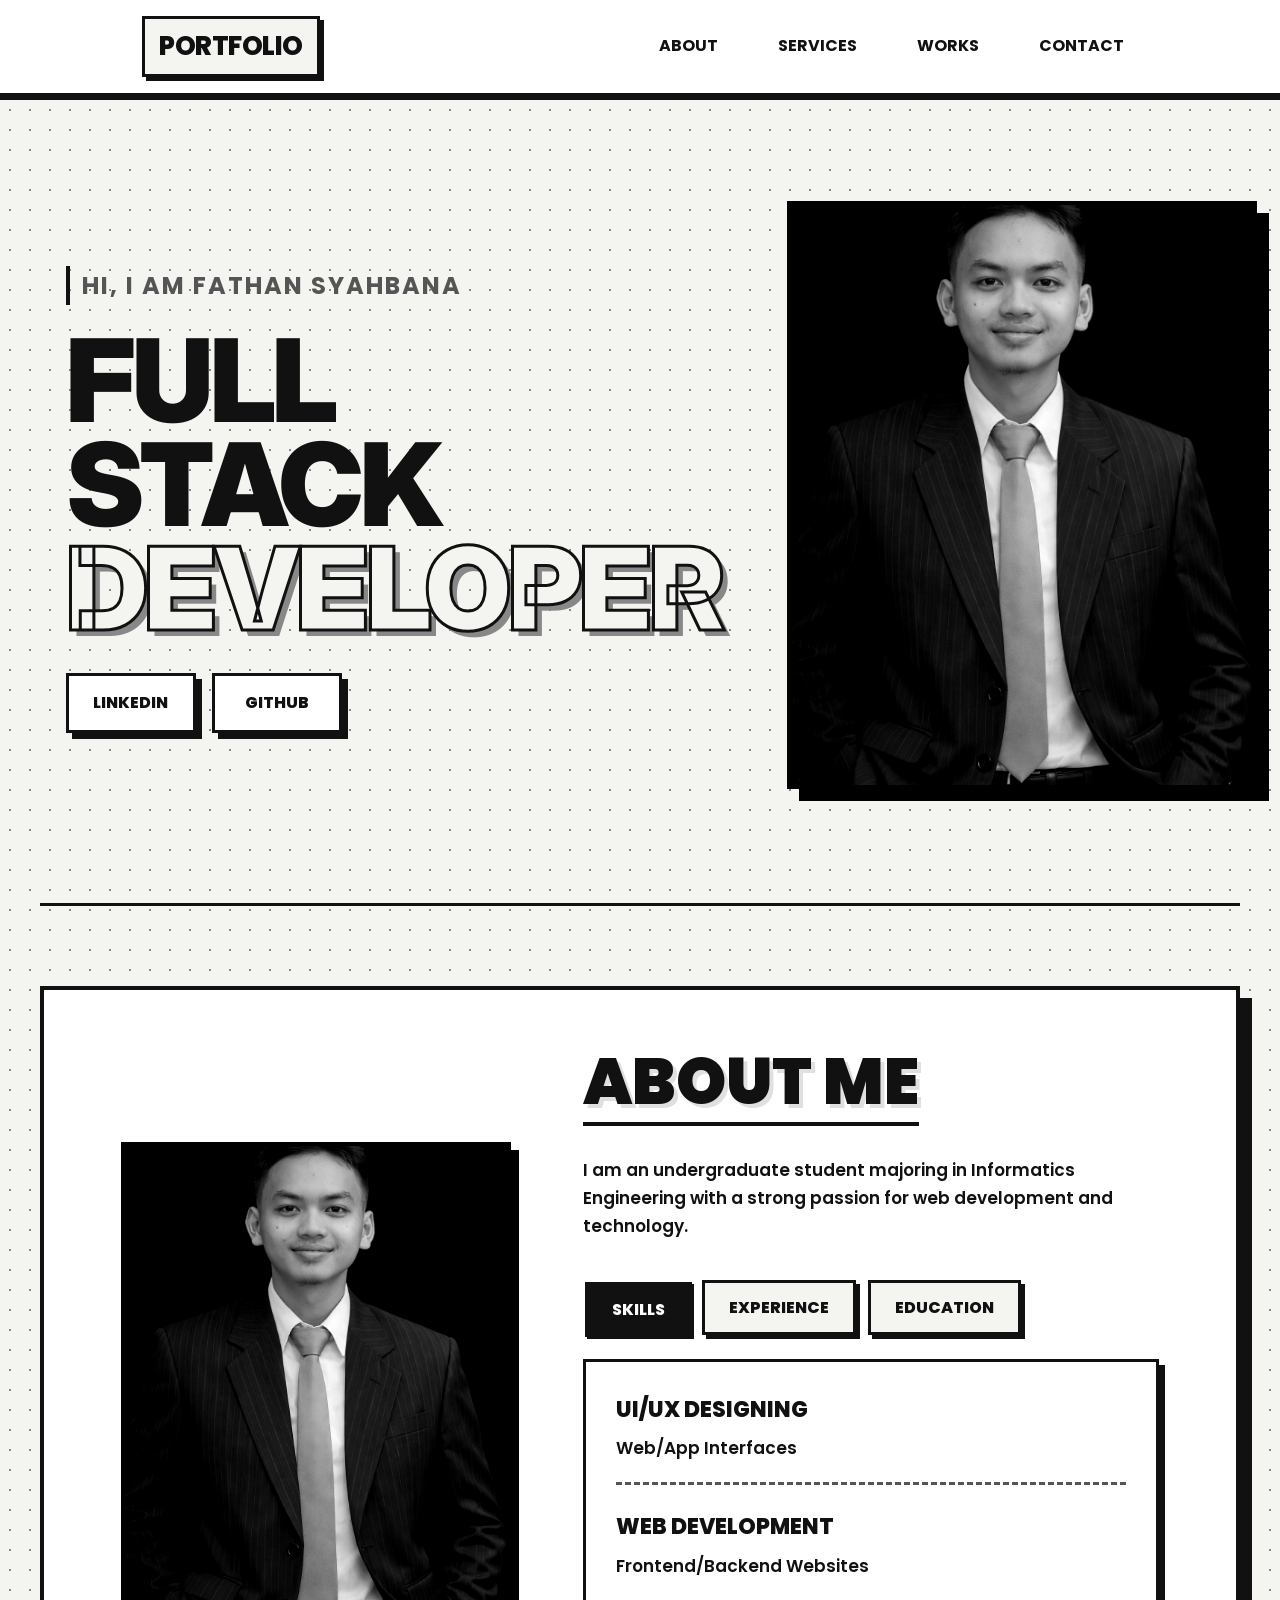
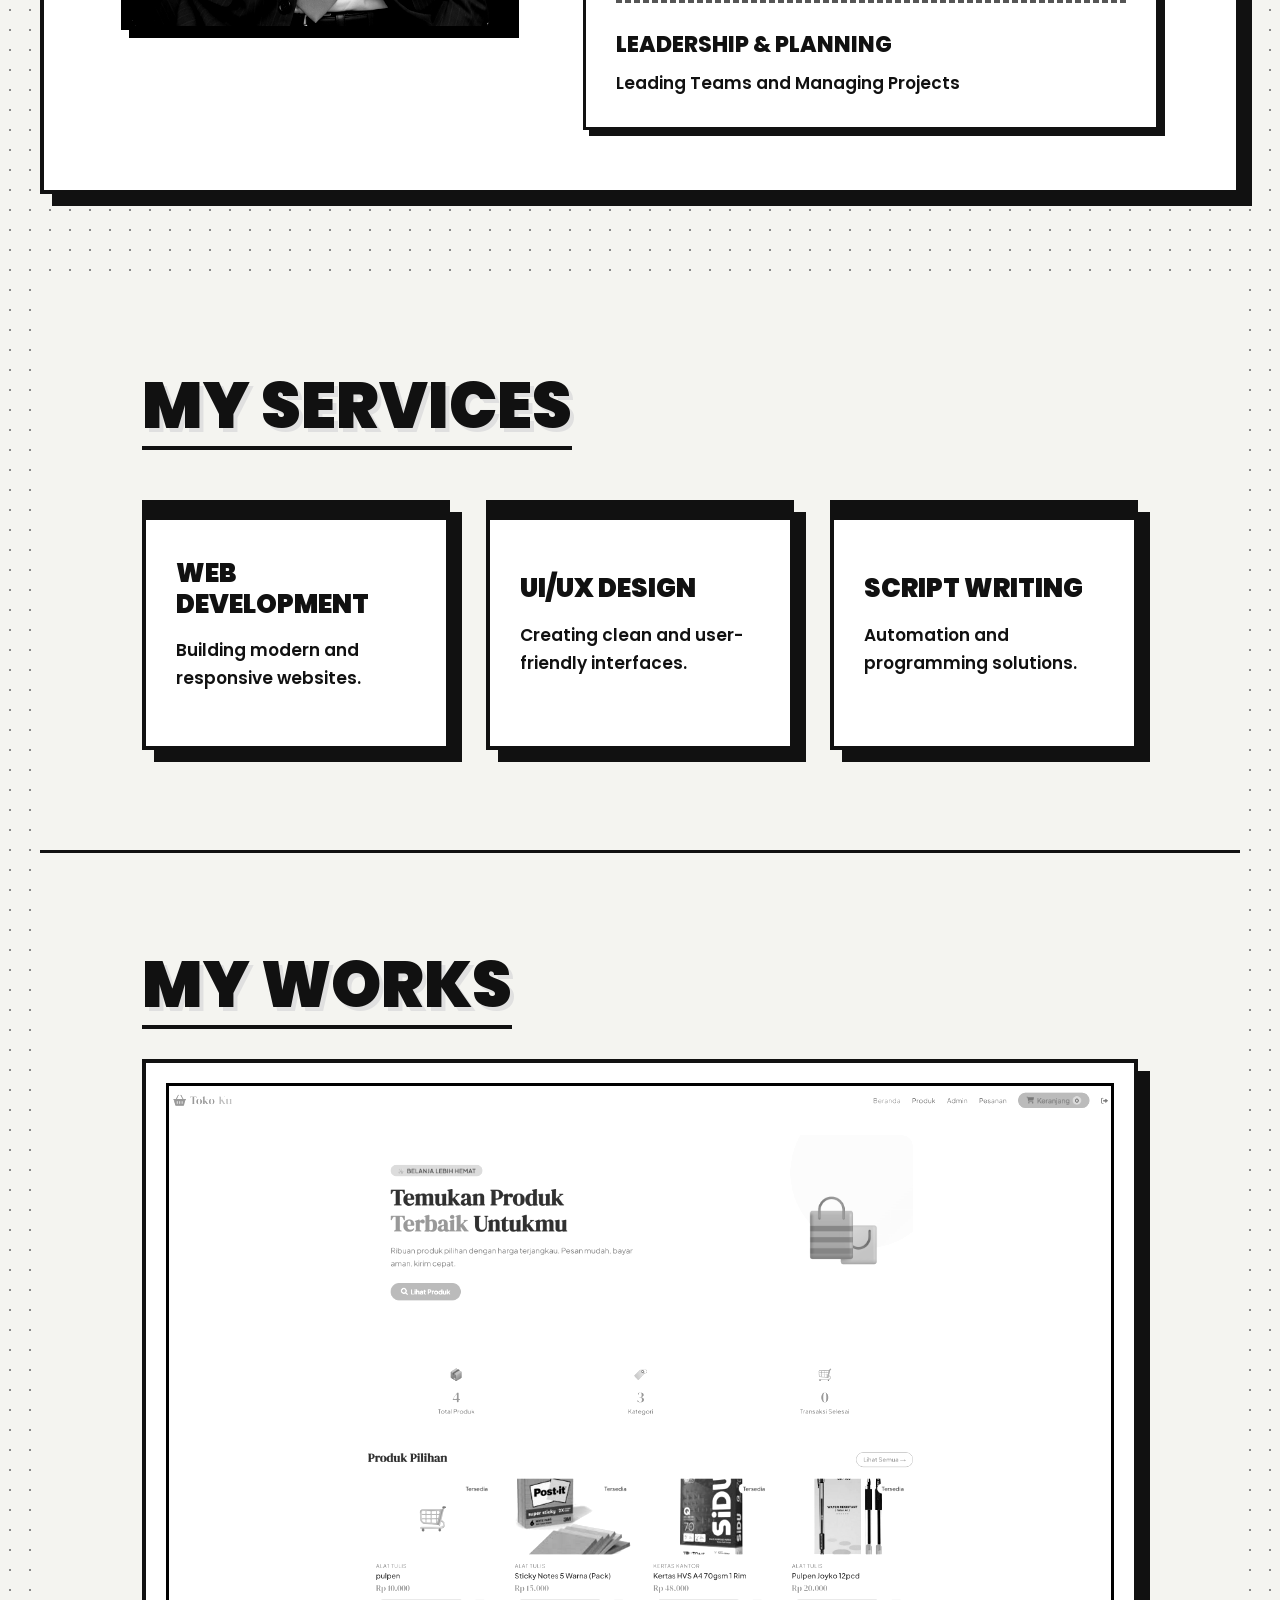
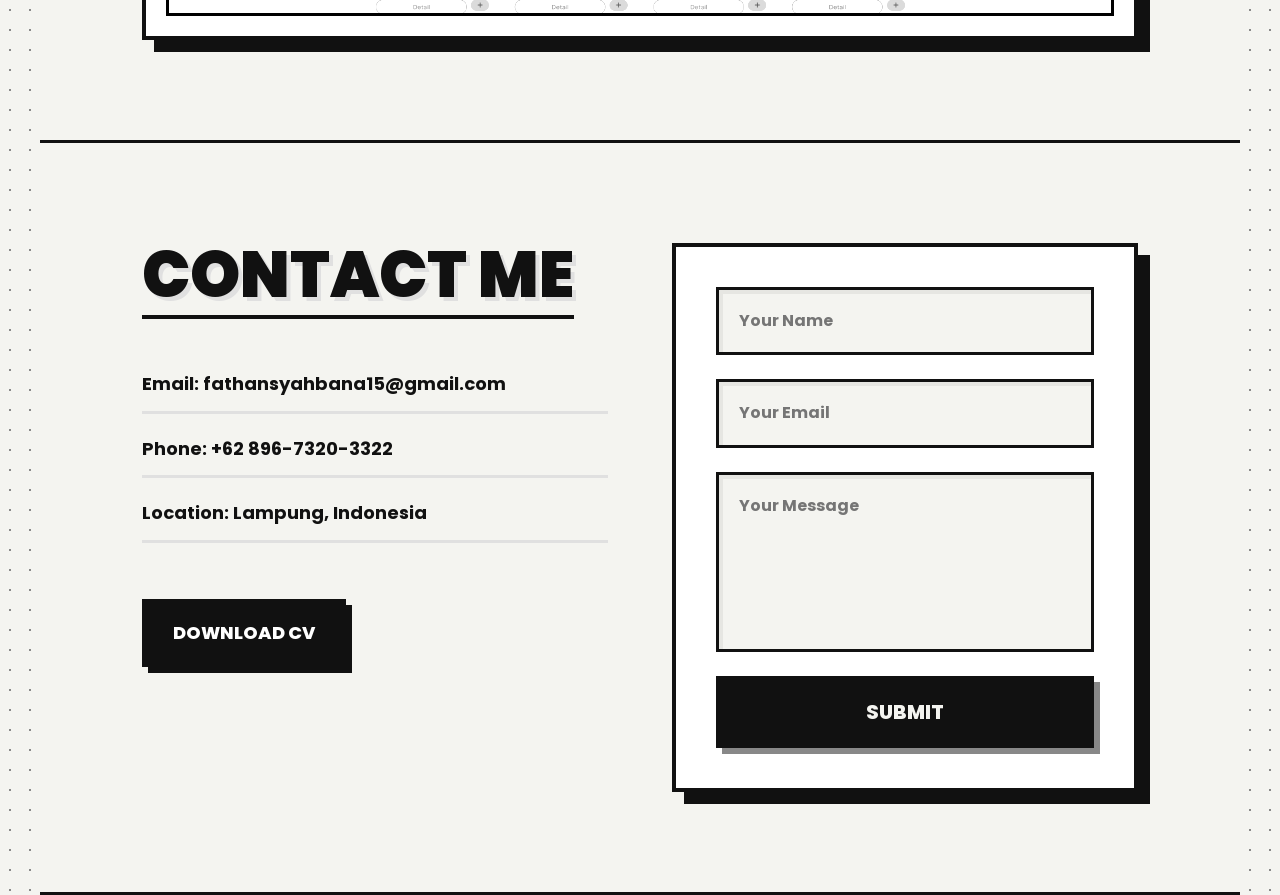
<file: index.html>
<!doctype html>
<html lang="en">
  <head>
    <meta charset="UTF-8" />
    <meta name="viewport" content="width=device-width, initial-scale=1.0" />

    <title>Fathan Syahbana Portfolio</title>

    <link rel="preconnect" href="https://fonts.googleapis.com" />
    <link
      href="https://fonts.googleapis.com/css2?family=Inter:wght@400;600&family=Poppins:wght@300;400;500;600;700&display=swap"
      rel="stylesheet"
    />

    <link rel="stylesheet" href="css/style.css" />
  </head>

  <body>
    <header>
      <nav>
        <h2 class="logo">Portfolio</h2>

        <ul>
          <li><a href="#about">About</a></li>
          <li><a href="#services">Services</a></li>
          <li><a href="#works">Works</a></li>
          <li><a href="#contact">Contact</a></li>
        </ul>
      </nav>
    </header>

    <!-- HOME -->

    <section id="home">
      <div class="hero-text">
        <p>Hi, I am Fathan Syahbana</p>

        <h1>FULL STACK</h1>

        <h1 class="outline">DEVELOPER</h1>

        <div class="social-links">
          <a
            href="https://www.linkedin.com/in/fathansyahbana/"
            target="_blank"
            rel="noopener noreferrer"
          >
            LinkedIn
          </a>

          <a
            href="https://github.com/Fathansyahbana"
            target="_blank"
            rel="noopener noreferrer"
          >
            GitHub
          </a>
        </div>
      </div>

      <div class="hero-image">
        <img src="images/profile.png" />
      </div>
    </section>

    <!-- ABOUT -->

    <section id="about">
      <div class="about-image">
        <img src="images/profile.png" />
      </div>

      <div class="about-content">
        <h2>About Me</h2>

        <p>
          I am an undergraduate student majoring in Informatics Engineering with
          a strong passion for web development and technology.
        </p>

        <div class="tabs">
          <button class="tab active" data-tab="skills">Skills</button>

          <button class="tab" data-tab="experience">Experience</button>

          <button class="tab" data-tab="education">Education</button>
        </div>

        <div class="tab-content active" id="skills">
          <div class="item">
            <h3>UI/UX Designing</h3>
            <p>Web/App Interfaces</p>
          </div>

          <div class="item">
            <h3>Web Development</h3>
            <p>Frontend/Backend Websites</p>
          </div>

          <div class="item">
            <h3>Leadership & Planning</h3>
            <p>Leading Teams and Managing Projects</p>
          </div>
        </div>

        <div class="tab-content" id="experience">
          <div class="item">
            <h3>Web Developer Project</h3>
            <p>2025 - Present</p>
          </div>

          <div class="item">
            <h3>Head of Social Department</h3>
            <p>2025 - Present</p>
          </div>

          <div class="item">
            <h3>Vice Chairman Campus Expo</h3>
            <p>2024</p>
          </div>
        </div>

        <div class="tab-content" id="education">
          <div class="item">
            <h3>Universitas Lampung</h3>
            <p>Informatics Engineering</p>
          </div>

          <div class="item">
            <h3>SMA Negeri 1 Kotaagung</h3>
            <p>2021 - 2024</p>
          </div>

          <div class="item">
            <h3>SMP Negeri 1 Kotaagung</h3>
            <p>2018 - 2021</p>
          </div>
        </div>
      </div>
    </section>

    <!-- SERVICES -->

    <section id="services">
      <h2>My Services</h2>

      <div class="service-container">
        <div class="card">
          <h3>Web Development</h3>
          <p>Building modern and responsive websites.</p>
        </div>

        <div class="card">
          <h3>UI/UX Design</h3>
          <p>Creating clean and user-friendly interfaces.</p>
        </div>

        <div class="card">
          <h3>Script Writing</h3>
          <p>Automation and programming solutions.</p>
        </div>
      </div>
    </section>

    <!-- WORKS -->

    <section id="works">
      <h2>My Works</h2>

      <div class="work-box">
        <img src="images/work1.png" />
      </div>
    </section>

    <!-- CONTACT -->

    <section id="contact">
      <div class="contact-info">
        <h2>Contact Me</h2>

        <p>Email: fathansyahbana15@gmail.com</p>

        <p>Phone: +62 896-7320-3322</p>

        <p>Location: Lampung, Indonesia</p>

        <a href="https://drive.google.com/file/d/1NKwRJ3CuNvJnmOSDdn88uTUcN6AJmZaX/view?usp=drive_link" download="Fathan_Syahbana_CV.png" class="download-btn"> Download CV </a>
      </div>

      <form class="contact-form" action="https://formsubmit.co/fathansyahbana15@gmail.com" method="POST">
        <input type="hidden" name="_captcha" value="false" />

        <input type="text" name="name" placeholder="Your Name" required />

        <input type="email" name="email" placeholder="Your Email" required />

        <textarea name="message" placeholder="Your Message" required></textarea>

        <button type="submit">Submit</button>
      </form>
    </section>

    <script src="js/script.js"></script>
  </body>
</html>
</file>
<file: css/style.css>
* {
    margin: 0;
    padding: 0;
    box-sizing: border-box;
}

:root {
    --bg: #f4f4f0; /* light warm gray/off-white for retro paper feel */
    --panel: #e0e0e0;
    --panel-soft: #ffffff;
    --text: #111111;
    --muted: #555555;
    --line: #111111;
    --accent: #888888;
    --shadow-color: #111111;
    --shadow: 6px 6px 0px var(--shadow-color);
    --shadow-hover: 2px 2px 0px var(--shadow-color);
    --shadow-large: 12px 12px 0px var(--shadow-color);
}

html {
    scroll-behavior: smooth;
}

body {
    background: var(--bg);
    color: var(--text);
    font-family: 'Poppins', sans-serif;
    line-height: 1.65;
    overflow-x: hidden;
    background-image: radial-gradient(var(--accent) 1px, transparent 1px);
    background-size: 20px 20px;
}

section {
    min-height: auto;
    padding: 100px 8%;
    position: relative;
    background: var(--bg);
    border-bottom: 3px solid var(--line);
}

section:last-child {
    border-bottom: none;
}

section>* {
    position: relative;
    z-index: 1;
}

header {
    position: sticky;
    top: 0;
    z-index: 20;
    background: var(--panel-soft);
    border-bottom: 3px solid var(--line);
    box-shadow: 0px 4px 0px var(--line);
}

nav,
#home,
#about,
#services,
#works,
#contact {
    max-width: 1200px;
    margin: 0 auto;
}

nav {
    display: flex;
    justify-content: space-between;
    align-items: center;
    padding: 16px 8%;
}

.logo {
    font-size: 26px;
    font-weight: 800;
    text-transform: uppercase;
    letter-spacing: -0.02em;
    border: 3px solid var(--line);
    padding: 6px 14px;
    box-shadow: 4px 4px 0px var(--line);
    background: var(--bg);
    color: var(--text);
    display: inline-block;
}

nav ul {
    display: flex;
    gap: 32px;
    list-style: none;
}

nav a {
    text-decoration: none;
    color: var(--text);
    font-size: 16px;
    font-weight: 700;
    text-transform: uppercase;
    border: 2px solid transparent;
    padding: 6px 12px;
    transition: all 0.2s ease;
    background: transparent;
}

nav a:hover {
    background: var(--text);
    color: var(--panel-soft);
    border: 2px solid var(--line);
    box-shadow: 3px 3px 0px var(--accent);
    transform: translate(-2px, -2px);
}

#home {
    display: flex;
    align-items: center;
    justify-content: space-between;
    gap: 64px;
    min-height: calc(100vh - 90px);
    padding-top: 60px;
    padding-bottom: 60px;
    padding-left: 2%;
    padding-right: 14%;
    background: transparent;
}

.hero-text h1 {
    font-size: clamp(54px, 9vw, 120px);
    font-family: 'Inter', sans-serif;
    font-weight: 900;
    line-height: 0.9;
    letter-spacing: -0.03em;
    text-transform: uppercase;
}

.outline {
    color: var(--bg);
    -webkit-text-stroke: 3px var(--text);
    text-shadow: 6px 6px 0px var(--accent);
}

.hero-text p {
    font-size: clamp(18px, 2vw, 24px);
    margin-bottom: 24px;
    font-weight: 700;
    color: var(--muted);
    text-transform: uppercase;
    letter-spacing: 2px;
    border-left: 4px solid var(--line);
    padding-left: 12px;
}

.social-links {
    display: flex;
    gap: 16px;
    margin-top: 32px;
    flex-wrap: wrap;
}

.social-links a {
    display: inline-flex;
    align-items: center;
    justify-content: center;
    min-width: 130px;
    padding: 14px 22px;
    border: 3px solid var(--line);
    background: var(--panel-soft);
    color: var(--text);
    font-size: 16px;
    font-weight: 800;
    text-transform: uppercase;
    text-decoration: none;
    box-shadow: var(--shadow);
    transition: all 0.2s ease;
}

.social-links a:hover {
    transform: translate(4px, 4px);
    box-shadow: var(--shadow-hover);
    background: var(--panel);
}

.hero-image img {
    width: min(42vw, 470px);
    aspect-ratio: 4/5;
    object-fit: cover;
    border: 4px solid var(--line);
    box-shadow: var(--shadow-large);
    filter: grayscale(1) contrast(1.2);
}

#about {
    display: flex;
    align-items: center;
    gap: 72px;
    background: var(--panel-soft);
    border: 4px solid var(--line);
    box-shadow: var(--shadow-large);
    margin: 80px auto;
    padding: 60px 6%;
}

.about-image img {
    width: min(34vw, 390px);
    aspect-ratio: 4/5;
    object-fit: cover;
    border: 4px solid var(--line);
    box-shadow: 8px 8px 0px var(--text);
    filter: grayscale(1) contrast(1.2);
}

.about-content {
    flex: 1;
}

.about-content h2,
#services h2,
#works h2,
#contact h2 {
    font-size: clamp(42px, 5vw, 68px);
    line-height: 1;
    margin-bottom: 30px;
    text-transform: uppercase;
    font-weight: 900;
    text-shadow: 4px 4px 0px var(--panel);
    border-bottom: 4px solid var(--line);
    display: inline-block;
    padding-bottom: 8px;
}

.about-content>p,
.card p,
.item p,
.contact-info p {
    color: var(--text);
    font-weight: 600;
    font-size: 17px;
}

.tabs {
    display: flex;
    gap: 12px;
    margin-top: 40px;
    flex-wrap: wrap;
}

.tab {
    background: var(--bg);
    border: 3px solid var(--line);
    color: var(--text);
    font-size: 16px;
    font-weight: 800;
    font-family: inherit;
    text-transform: uppercase;
    cursor: pointer;
    padding: 12px 24px;
    box-shadow: 4px 4px 0px var(--line);
    transition: all 0.2s ease;
}

.tab.active {
    background: var(--text);
    color: var(--panel-soft);
    transform: translate(2px, 2px);
    box-shadow: 2px 2px 0px var(--line);
}

.tab-content {
    display: none;
    margin-top: 24px;
    background: var(--panel-soft);
    border: 3px solid var(--line);
    padding: 30px;
    box-shadow: var(--shadow);
}

.tab-content.active {
    display: block;
}

.item {
    margin-bottom: 24px;
    padding-bottom: 20px;
    border-bottom: 3px dashed var(--muted);
}

.item:last-child {
    margin-bottom: 0;
    padding-bottom: 0;
    border-bottom: none;
}

.item h3 {
    color: var(--text);
    font-size: 22px;
    font-weight: 800;
    text-transform: uppercase;
    margin-bottom: 6px;
}

.service-container {
    display: grid;
    grid-template-columns: repeat(auto-fit, minmax(300px, 1fr));
    gap: 36px;
    padding-top: 20px;
}

.card {
    min-height: 250px;
    padding: 40px 30px;
    background: var(--panel-soft);
    border: 4px solid var(--line);
    box-shadow: var(--shadow-large);
    display: flex;
    flex-direction: column;
    justify-content: center;
    align-items: flex-start;
    transition: all 0.2s ease;
    position: relative;
}

.card::before {
    content: '';
    position: absolute;
    top: 0;
    left: 0;
    right: 0;
    height: 12px;
    background: var(--text);
    border-bottom: 4px solid var(--line);
}

.card:hover {
    transform: translate(6px, 6px);
    box-shadow: 6px 6px 0px var(--text);
    background: var(--panel);
}

.card h3 {
    font-size: 26px;
    font-weight: 900;
    text-transform: uppercase;
    margin-bottom: 16px;
    line-height: 1.2;
}

.work-box {
    background: var(--panel-soft);
    border: 4px solid var(--line);
    padding: 20px;
    box-shadow: var(--shadow-large);
    transition: all 0.2s ease;
}

.work-box:hover {
    transform: translate(6px, 6px);
    box-shadow: 6px 6px 0px var(--text);
}

.work-box img {
    width: 100%;
    display: block;
    border: 3px solid var(--line);
    aspect-ratio: 16/9;
    object-fit: cover;
    filter: grayscale(1) contrast(1.2);
    transition: filter 0.3s ease;
}

.work-box img:hover {
    filter: grayscale(0) contrast(1);
}

#contact {
    display: grid;
    grid-template-columns: 1fr 1fr;
    gap: 64px;
    align-items: start;
}

.contact-info p {
    margin: 20px 0;
    font-size: 18px;
    font-weight: 700;
    border-bottom: 3px solid var(--panel);
    padding-bottom: 12px;
}

.contact-form {
    display: flex;
    flex-direction: column;
    gap: 24px;
    background: var(--panel-soft);
    border: 4px solid var(--line);
    padding: 40px;
    box-shadow: var(--shadow-large);
}

input,
textarea {
    background: var(--bg);
    border: 3px solid var(--line);
    padding: 18px 20px;
    color: var(--text);
    font: inherit;
    font-weight: 700;
    outline: none;
    box-shadow: inset 4px 4px 0px rgba(0, 0, 0, 0.06);
    transition: all 0.2s ease;
}

input:focus,
textarea:focus {
    background: var(--panel-soft);
    box-shadow: 6px 6px 0px var(--line);
    transform: translate(-3px, -3px);
}

textarea {
    height: 180px;
    resize: none;
}

button {
    padding: 18px 24px;
    border: 3px solid var(--line);
    background: var(--text);
    color: var(--bg);
    cursor: pointer;
    font-size: 20px;
    font-weight: 800;
    text-transform: uppercase;
    font-family: inherit;
    box-shadow: 6px 6px 0px var(--accent);
    transition: all 0.2s ease;
}

button:hover {
    transform: translate(4px, 4px);
    box-shadow: 2px 2px 0px var(--accent);
    background: var(--panel);
    color: var(--text);
}

.download-btn {
    display: inline-block;
    margin-top: 36px;
    padding: 16px 28px;
    background: var(--text);
    color: var(--panel-soft);
    text-decoration: none;
    border: 3px solid var(--line);
    font-size: 18px;
    font-weight: 800;
    text-transform: uppercase;
    box-shadow: var(--shadow);
    transition: all 0.2s ease;
}

.download-btn:hover {
    transform: translate(4px, 4px);
    box-shadow: var(--shadow-hover);
    background: var(--panel);
    color: var(--text);
}

/* Responsiveness adjustments */
@media(max-width: 1024px) {

    #home,
    #contact {
        flex-direction: column;
        display: flex;
    }

    #about {
        flex-direction: column;
        margin: 60px 4%;
        padding: 40px 5%;
        text-align: center;
    }

    #home,
    #contact {
        gap: 56px;
    }

    .hero-text h1 {
        font-size: clamp(52px, 13vw, 96px);
    }

    .hero-image img,
    .about-image img {
        width: 100%;
        max-width: 420px;
        margin: 0 auto;
    }

    .about-content>p {
        text-align: left;
    }

    .tabs {
        justify-content: center;
    }

    .tab-content {
        text-align: left;
    }

    .contact-form {
        padding: 30px;
    }
}

@media(max-width: 768px) {
    section {
        padding: 80px 5%;
    }

    nav {
        flex-direction: column;
        gap: 24px;
        padding: 24px 5%;
    }

    nav ul {
        flex-wrap: wrap;
        justify-content: center;
        gap: 16px;
    }

    .logo {
        font-size: 22px;
    }

    nav a {
        font-size: 14px;
        padding: 8px 12px;
    }

    #home {
        padding-top: 40px;
        min-height: auto;
    }

    .hero-text h1 {
        font-size: 56px;
    }

    #contact {
        grid-template-columns: 1fr;
    }

    .card {
        min-height: auto;
    }

    .hero-text p {
        border-left: none;
        border-bottom: 4px solid var(--line);
        display: inline-block;
        padding-left: 0;
        padding-bottom: 8px;
    }
}

@media(max-width: 480px) {
    .hero-text h1 {
        font-size: 42px;
    }

    .outline {
        -webkit-text-stroke: 2px var(--text);
        text-shadow: 4px 4px 0px var(--accent);
    }

    .hero-text p {
        font-size: 16px;
    }

    .social-links a {
        width: 100%;
    }

    .tab {
        width: 100%;
        text-align: center;
    }

    .contact-form {
        padding: 20px;
    }

    .about-content h2, #services h2, #works h2, #contact h2 {
        font-size: 34px;
    }
}
</file>
